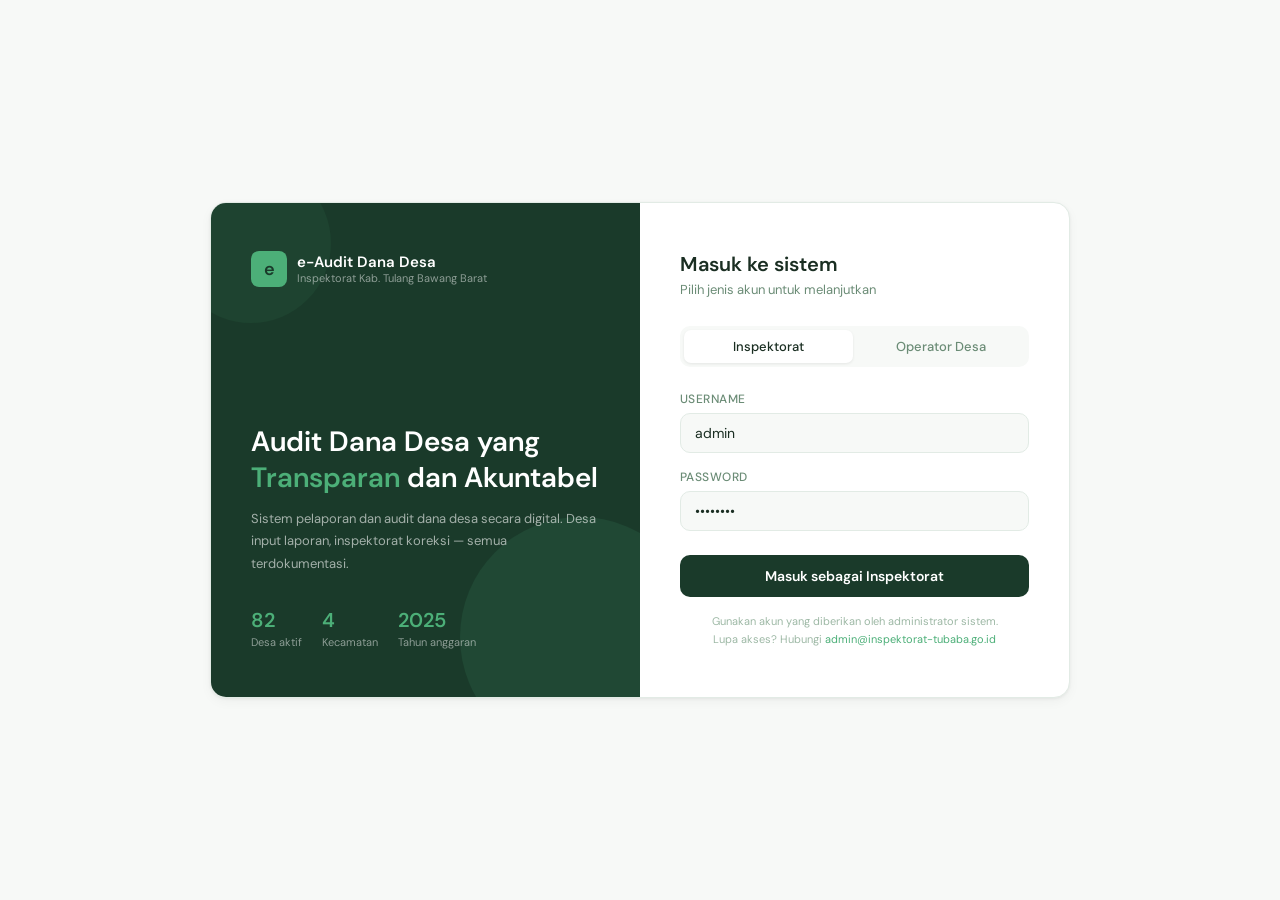
<file: index.html>
<!DOCTYPE html>
<html lang="id">
<head>
<meta charset="UTF-8">
<meta name="viewport" content="width=device-width, initial-scale=1.0">
<title>e-Audit Dana Desa — Inspektorat Tulang Bawang Barat</title>
<link rel="preconnect" href="https://fonts.googleapis.com">
<link href="https://fonts.googleapis.com/css2?family=DM+Sans:wght@300;400;500;600&family=DM+Mono:wght@400;500&display=swap" rel="stylesheet">
<style>
:root {
  --primary: #1a3a2a;
  --primary-mid: #2d5c42;
  --accent: #4caf78;
  --accent-light: #d4f0e0;
  --danger: #c0392b;
  --danger-light: #fdecea;
  --warn: #e67e22;
  --warn-light: #fef3e2;
  --info: #2471a3;
  --info-light: #e8f4fb;
  --surface: #f7f9f7;
  --card: #ffffff;
  --border: #e2ebe5;
  --text: #1a2e22;
  --text-muted: #6b8c76;
  --text-hint: #9db8a5;
  --font: 'DM Sans', sans-serif;
  --mono: 'DM Mono', monospace;
  --radius: 10px;
  --radius-lg: 16px;
  --shadow: 0 1px 3px rgba(0,0,0,.06), 0 4px 12px rgba(0,0,0,.04);
}
* { box-sizing: border-box; margin: 0; padding: 0; }
body {
  font-family: var(--font);
  background: var(--surface);
  color: var(--text);
  min-height: 100vh;
  display: flex;
  align-items: center;
  justify-content: center;
  padding: 20px;
}
.login-wrap {
  display: grid;
  grid-template-columns: 1fr 1fr;
  max-width: 860px;
  width: 100%;
  background: var(--card);
  border-radius: var(--radius-lg);
  border: 1px solid var(--border);
  box-shadow: var(--shadow);
  overflow: hidden;
}
.login-hero {
  background: var(--primary);
  padding: 48px 40px;
  display: flex;
  flex-direction: column;
  justify-content: space-between;
  position: relative;
  overflow: hidden;
}
.login-hero::before {
  content: '';
  position: absolute;
  bottom: -60px; right: -60px;
  width: 240px; height: 240px;
  border-radius: 50%;
  background: rgba(76,175,120,.12);
}
.login-hero::after {
  content: '';
  position: absolute;
  top: -40px; left: -40px;
  width: 160px; height: 160px;
  border-radius: 50%;
  background: rgba(76,175,120,.08);
}
.hero-logo {
  display: flex;
  align-items: center;
  gap: 10px;
  position: relative;
  z-index: 1;
}
.logo-mark {
  width: 36px; height: 36px;
  background: var(--accent);
  border-radius: 8px;
  display: flex;
  align-items: center;
  justify-content: center;
  font-size: 18px;
  font-weight: 600;
  color: var(--primary);
}
.logo-text {
  font-size: 15px;
  font-weight: 600;
  color: #fff;
  line-height: 1.2;
}
.logo-sub { font-size: 11px; color: rgba(255,255,255,.5); font-weight: 400; }
.hero-content { position: relative; z-index: 1; }
.hero-title {
  font-size: 28px;
  font-weight: 600;
  color: #fff;
  line-height: 1.3;
  margin-bottom: 12px;
}
.hero-title span { color: var(--accent); }
.hero-desc { font-size: 13px; color: rgba(255,255,255,.6); line-height: 1.7; }
.hero-stats {
  display: flex;
  gap: 20px;
  position: relative;
  z-index: 1;
  margin-top: 32px;
}
.hstat { }
.hstat-val { font-size: 20px; font-weight: 600; color: var(--accent); }
.hstat-label { font-size: 11px; color: rgba(255,255,255,.5); margin-top: 2px; }
.login-form-wrap { padding: 48px 40px; }
.form-header { margin-bottom: 28px; }
.form-title { font-size: 20px; font-weight: 600; color: var(--text); margin-bottom: 4px; }
.form-subtitle { font-size: 13px; color: var(--text-muted); }
.tab-switch {
  display: flex;
  gap: 4px;
  background: var(--surface);
  border-radius: var(--radius);
  padding: 4px;
  margin-bottom: 24px;
}
.tab-btn {
  flex: 1;
  padding: 8px;
  font-size: 13px;
  font-weight: 500;
  font-family: var(--font);
  border: none;
  background: transparent;
  border-radius: 7px;
  cursor: pointer;
  color: var(--text-muted);
  transition: all .2s;
}
.tab-btn.active {
  background: var(--card);
  color: var(--text);
  box-shadow: 0 1px 3px rgba(0,0,0,.08);
}
.form-group { margin-bottom: 16px; }
label {
  display: block;
  font-size: 12px;
  font-weight: 500;
  color: var(--text-muted);
  margin-bottom: 6px;
  text-transform: uppercase;
  letter-spacing: .04em;
}
input, select {
  width: 100%;
  padding: 10px 14px;
  font-family: var(--font);
  font-size: 14px;
  background: var(--surface);
  border: 1px solid var(--border);
  border-radius: var(--radius);
  color: var(--text);
  outline: none;
  transition: border-color .2s, box-shadow .2s;
}
input:focus, select:focus {
  border-color: var(--accent);
  box-shadow: 0 0 0 3px rgba(76,175,120,.12);
  background: #fff;
}
.btn-login {
  width: 100%;
  padding: 12px;
  font-family: var(--font);
  font-size: 14px;
  font-weight: 600;
  background: var(--primary);
  color: #fff;
  border: none;
  border-radius: var(--radius);
  cursor: pointer;
  transition: background .2s, transform .1s;
  margin-top: 8px;
}
.btn-login:hover { background: var(--primary-mid); }
.btn-login:active { transform: scale(.99); }
.error-msg {
  background: var(--danger-light);
  color: var(--danger);
  font-size: 12px;
  padding: 10px 14px;
  border-radius: var(--radius);
  margin-top: 12px;
  display: none;
}
.hint { font-size: 11px; color: var(--text-hint); margin-top: 16px; text-align: center; line-height: 1.6; }
.hint a { color: var(--accent); text-decoration: none; }
@media (max-width: 640px) {
  .login-wrap { grid-template-columns: 1fr; }
  .login-hero { padding: 32px 24px; }
  .login-form-wrap { padding: 32px 24px; }
}
</style>
</head>
<body>
<div class="login-wrap">
  <div class="login-hero">
    <div class="hero-logo">
      <div class="logo-mark">e</div>
      <div>
        <div class="logo-text">e-Audit Dana Desa</div>
        <div class="logo-sub">Inspektorat Kab. Tulang Bawang Barat</div>
      </div>
    </div>
    <div class="hero-content">
      <div class="hero-title">Audit Dana Desa yang <span>Transparan</span> dan Akuntabel</div>
      <div class="hero-desc">Sistem pelaporan dan audit dana desa secara digital. Desa input laporan, inspektorat koreksi — semua terdokumentasi.</div>
      <div class="hero-stats">
        <div class="hstat"><div class="hstat-val">82</div><div class="hstat-label">Desa aktif</div></div>
        <div class="hstat"><div class="hstat-val">4</div><div class="hstat-label">Kecamatan</div></div>
        <div class="hstat"><div class="hstat-val">2025</div><div class="hstat-label">Tahun anggaran</div></div>
      </div>
    </div>
  </div>
  <div class="login-form-wrap">
    <div class="form-header">
      <div class="form-title">Masuk ke sistem</div>
      <div class="form-subtitle">Pilih jenis akun untuk melanjutkan</div>
    </div>
    <div class="tab-switch">
      <button class="tab-btn active" onclick="setTab('inspektorat')">Inspektorat</button>
      <button class="tab-btn" onclick="setTab('desa')">Operator Desa</button>
    </div>

    <!-- Inspektorat form -->
    <div id="form-inspektorat">
      <div class="form-group">
        <label>Username</label>
        <input type="text" id="ins-user" placeholder="admin.inspektorat" value="admin">
      </div>
      <div class="form-group">
        <label>Password</label>
        <input type="password" id="ins-pass" placeholder="••••••••" value="admin123">
      </div>
      <button class="btn-login" onclick="loginInspektorat()">Masuk sebagai Inspektorat</button>
      <div class="hint">Gunakan akun yang diberikan oleh administrator sistem.<br>Lupa akses? Hubungi <a href="#">admin@inspektorat-tubaba.go.id</a></div>
    </div>

    <!-- Desa form -->
    <div id="form-desa" style="display:none">
      <div class="form-group">
        <label>Pilih Desa</label>
        <select id="desa-select"></select>
      </div>
      <div class="form-group">
        <label>Password Desa</label>
        <input type="password" id="desa-pass" placeholder="••••••••">
      </div>
      <button class="btn-login" onclick="loginDesa()">Masuk sebagai Operator Desa</button>
      <div class="hint">Password desa diberikan oleh inspektorat kabupaten.<br>Lupa password? Hubungi <a href="#">inspektorat-tubaba.go.id</a></div>
    </div>

    <div class="error-msg" id="err-msg">Username atau password salah. Coba lagi.</div>
  </div>
</div>

<script>
// Demo credentials — in production, use Firebase Auth
const INSPEKTORAT_CREDS = { user: 'admin', pass: 'admin123' };

// Desa data seeded
const DESAS = [
  { id:'desa_001', nama:'Desa Panaragan', kec:'Tulang Bawang Tengah', pass:'panaragan2025', pagu:987000000 },
  { id:'desa_002', nama:'Desa Tirta Kencana', kec:'Tulang Bawang Udik', pass:'tirta2025', pagu:875000000 },
  { id:'desa_003', nama:'Desa Mulya Kencana', kec:'Gunung Agung', pass:'mulya2025', pagu:920000000 },
  { id:'desa_004', nama:'Desa Bujuk Agung', kec:'Tulang Bawang Tengah', pass:'bujuk2025', pagu:760000000 },
  { id:'desa_005', nama:'Desa Pagar Dewa', kec:'Pagar Dewa', pass:'pagar2025', pagu:830000000 },
  { id:'desa_006', nama:'Desa Candra Kencana', kec:'Gunung Agung', pass:'candra2025', pagu:690000000 },
  { id:'desa_007', nama:'Desa Menggala Mas', kec:'Tulang Bawang Udik', pass:'menggala2025', pagu:910000000 },
  { id:'desa_008', nama:'Desa Kibang Yekti', kec:'Pagar Dewa', pass:'kibang2025', pagu:745000000 },
  { id:'desa_009', nama:'Desa Gunung Batin', kec:'Tulang Bawang Tengah', pass:'gunung2025', pagu:820000000 },
  { id:'desa_010', nama:'Desa Way Abung', kec:'Tulang Bawang Udik', pass:'wayabung2025', pagu:695000000 },
];

// Seed default data to localStorage if not exist
function seedData() {
  if (!localStorage.getItem('eaudit_desas')) {
    localStorage.setItem('eaudit_desas', JSON.stringify(DESAS));
  }
  if (!localStorage.getItem('eaudit_laporan')) {
    const laporan = [
      { id:'lap_001', desaId:'desa_001', desaNama:'Desa Panaragan', kec:'Tulang Bawang Tengah', tahun:2025, periode:'Semester I', status:'Dalam review', tglKirim:'2025-01-05', pagu:987000000, realisasi:{ pemerintahan:118000000, pembangunan:635000000, pembinaan:95000000, pemberdayaan:142000000, penanggulangan:59000000 }, keterangan:'Laporan realisasi semester I TA 2025', nomorSpj:'SPJ/001/2025', catatan:[] },
      { id:'lap_002', desaId:'desa_002', desaNama:'Desa Tirta Kencana', kec:'Tulang Bawang Udik', tahun:2025, periode:'Semester I', status:'Selesai', tglKirim:'2025-01-03', pagu:875000000, realisasi:{ pemerintahan:105000000, pembangunan:520000000, pembinaan:80000000, pemberdayaan:130000000, penanggulangan:40000000 }, keterangan:'', nomorSpj:'SPJ/002/2025', catatan:[{ id:'cat_001', jenis:'Administrasi', risiko:'Rendah', uraian:'Dokumen SPJ sudah lengkap', rekomendasi:'Pertahankan kelengkapan dokumen', auditor:'Bpk. Hendra', tgl:'2025-01-10', status:'Selesai' }] },
      { id:'lap_003', desaId:'desa_003', desaNama:'Desa Mulya Kencana', kec:'Gunung Agung', tahun:2025, periode:'Semester I', status:'Perlu koreksi', tglKirim:'2025-01-07', pagu:920000000, realisasi:{ pemerintahan:100000000, pembangunan:510000000, pembinaan:70000000, pemberdayaan:100000000, penanggulangan:33000000 }, keterangan:'', nomorSpj:'SPJ/003/2025', catatan:[{ id:'cat_002', jenis:'Keuangan', risiko:'Tinggi', uraian:'Bukti pembayaran honorarium tidak lengkap', rekomendasi:'Lengkapi bukti pembayaran dan unggah ulang dokumen SPJ', auditor:'Ibu Ratna', tgl:'2025-01-12', status:'Belum ditindaklanjuti' }] },
    ];
    localStorage.setItem('eaudit_laporan', JSON.stringify(laporan));
  }
}

function populateDesaSelect() {
  const desas = JSON.parse(localStorage.getItem('eaudit_desas')) || DESAS;
  const sel = document.getElementById('desa-select');
  sel.innerHTML = '<option value="">-- Pilih desa Anda --</option>' +
    desas.map(d => `<option value="${d.id}">${d.nama} — ${d.kec}</option>`).join('');
}

let currentTab = 'inspektorat';
function setTab(tab) {
  currentTab = tab;
  document.querySelectorAll('.tab-btn').forEach((b,i) => b.classList.toggle('active', (i===0&&tab==='inspektorat')||(i===1&&tab==='desa')));
  document.getElementById('form-inspektorat').style.display = tab === 'inspektorat' ? 'block' : 'none';
  document.getElementById('form-desa').style.display = tab === 'desa' ? 'block' : 'none';
  document.getElementById('err-msg').style.display = 'none';
}

function showError(msg) {
  const el = document.getElementById('err-msg');
  el.textContent = msg;
  el.style.display = 'block';
}

function loginInspektorat() {
  const u = document.getElementById('ins-user').value.trim();
  const p = document.getElementById('ins-pass').value;
  if (u === INSPEKTORAT_CREDS.user && p === INSPEKTORAT_CREDS.pass) {
    sessionStorage.setItem('eaudit_role', 'inspektorat');
    sessionStorage.setItem('eaudit_user', JSON.stringify({ nama: 'Administrator Inspektorat', role: 'inspektorat' }));
    window.location.href = 'pages/inspektorat.html';
  } else {
    showError('Username atau password inspektorat salah.');
  }
}

function loginDesa() {
  const desaId = document.getElementById('desa-select').value;
  const pass = document.getElementById('desa-pass').value;
  if (!desaId) { showError('Pilih desa terlebih dahulu.'); return; }
  const desas = JSON.parse(localStorage.getItem('eaudit_desas')) || DESAS;
  const desa = desas.find(d => d.id === desaId);
  if (desa && pass === desa.pass) {
    sessionStorage.setItem('eaudit_role', 'desa');
    sessionStorage.setItem('eaudit_user', JSON.stringify({ ...desa, role: 'desa' }));
    window.location.href = 'pages/desa.html';
  } else {
    showError('Password desa salah. Hubungi inspektorat jika lupa.');
  }
}

seedData();
populateDesaSelect();
</script>
</body>
</html>
</file>
